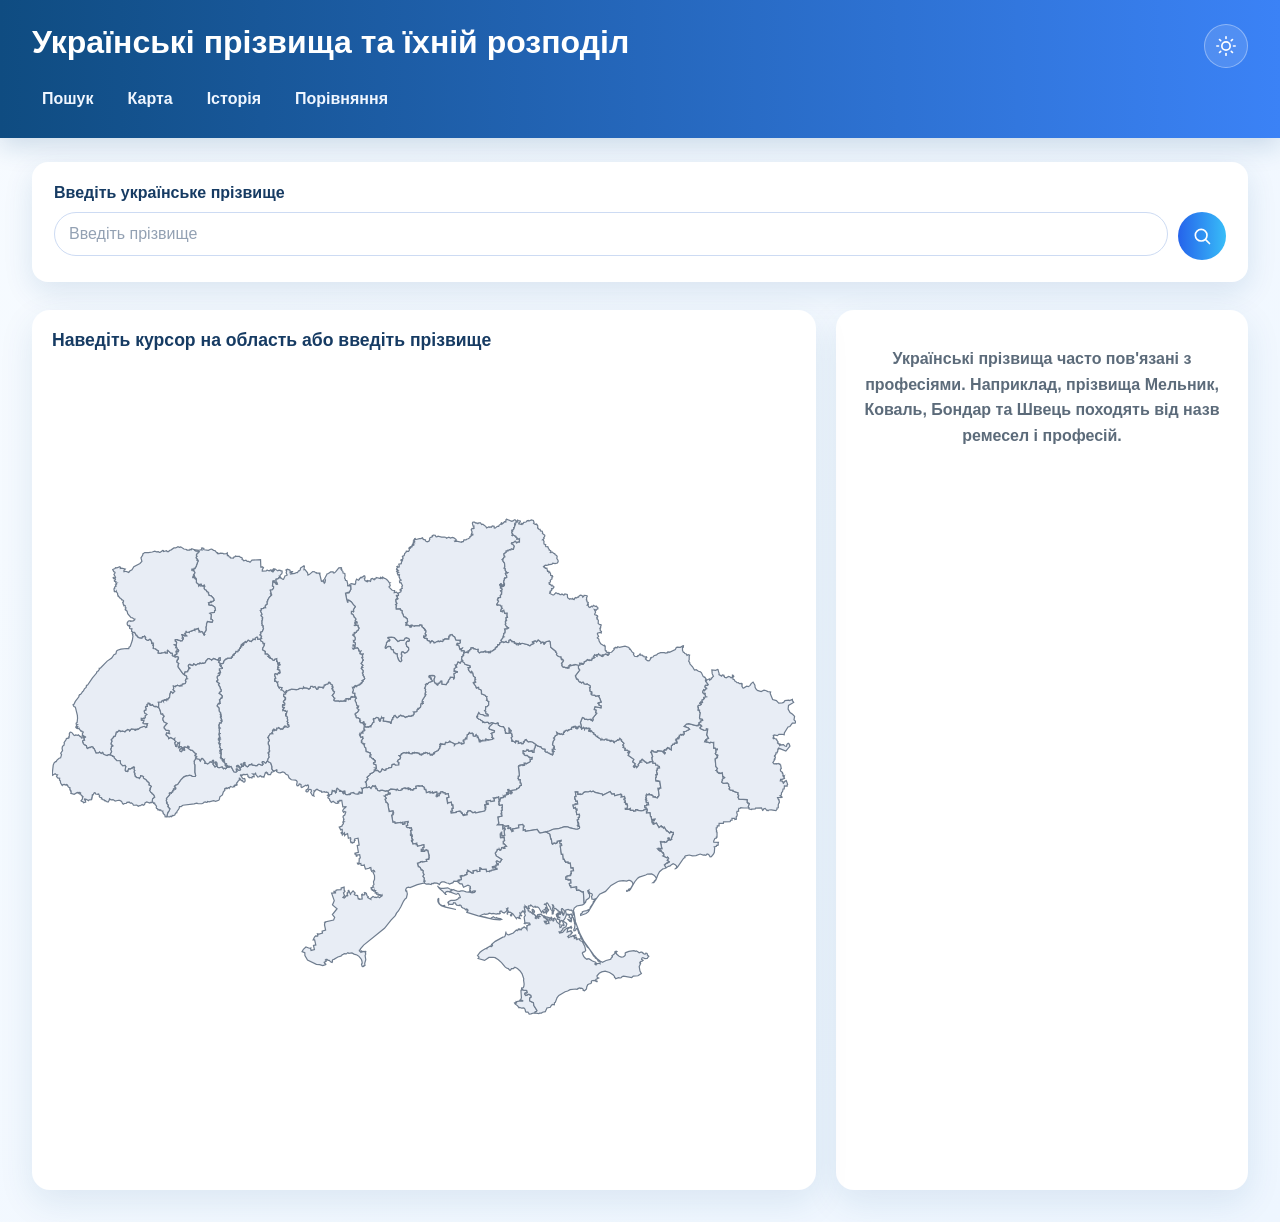
<file: index.html>
﻿<!DOCTYPE html>
<html lang="uk">
<head>
    <meta charset="UTF-8">
    <meta name="viewport" content="width=device-width, initial-scale=1.0">
    <title>Українські прізвища</title>
    <link rel="stylesheet" href="style.css">
    <script>
        (function () {
            var stored = localStorage.getItem("site-theme");
            var theme = stored || (window.matchMedia("(prefers-color-scheme: dark)").matches ? "dark" : "light");
            document.documentElement.setAttribute("data-theme", theme);
        })();
    </script>
</head>
<body>
    <header>
        <div class="header-bar">
            <h1>Українські прізвища та їхній розподіл</h1>
            <button id="themeToggle" class="theme-toggle" type="button" aria-label="Перемкнути тему оформлення">
                <svg class="icon-sun" viewBox="0 0 24 24" width="20" height="20" fill="none" stroke="currentColor" stroke-width="2" stroke-linecap="round" stroke-linejoin="round">
                    <circle cx="12" cy="12" r="5"></circle>
                    <line x1="12" y1="1" x2="12" y2="3"></line>
                    <line x1="12" y1="21" x2="12" y2="23"></line>
                    <line x1="4.22" y1="4.22" x2="5.64" y2="5.64"></line>
                    <line x1="18.36" y1="18.36" x2="19.78" y2="19.78"></line>
                    <line x1="1" y1="12" x2="3" y2="12"></line>
                    <line x1="21" y1="12" x2="23" y2="12"></line>
                    <line x1="4.22" y1="19.78" x2="5.64" y2="18.36"></line>
                    <line x1="18.36" y1="5.64" x2="19.78" y2="4.22"></line>
                </svg>
                <svg class="icon-moon" viewBox="0 0 24 24" width="20" height="20" fill="none" stroke="currentColor" stroke-width="2" stroke-linecap="round" stroke-linejoin="round">
                    <path d="M21 12.79A9 9 0 1 1 11.21 3 7 7 0 0 0 21 12.79z"></path>
                </svg>
            </button>
        </div>
        <nav>
            <a href="search.html">Пошук</a>
            <a href="#map">Карта</a>
            <a href="history.html">Історія</a>
            <a href="compare.html">Порівняння</a>
        </nav>
    </header>

    <section class="search-section" id="search">
        <div class="search-card">
            <label class="search-label" for="surnameInput">Введіть українське прізвище</label>
            <div class="search-controls">
                <div class="search-input-wrap">
                    <input id="surnameInput" type="text" placeholder="Введіть прізвище" autocomplete="off">
                    <ul id="suggestions" class="suggestions-list" role="listbox" hidden></ul>
                </div>
                <button id="searchBtn" type="button" aria-label="Пошук">
                    <svg viewBox="0 0 24 24" width="20" height="20" fill="none" stroke="currentColor" stroke-width="2" stroke-linecap="round" stroke-linejoin="round">
                        <circle cx="11" cy="11" r="7"></circle>
                        <line x1="21" y1="21" x2="16.65" y2="16.65"></line>
                    </svg>
                </button>
            </div>
        </div>
    </section>

    <section class="content">
        <div class="map-block" id="map">
            <h2 id="region-name">Наведіть курсор на область або введіть прізвище</h2>
            <div class="map-wrap">
                <object id="ukraineMap" type="image/svg+xml" data="images/ukraine.svg" aria-label="Карта України"></object>
            </div>
        </div>

        <aside class="info-block" id="info">
            <div id="infoContent">
                <p class="info-placeholder"></p>
            </div>
        </aside>
    </section>

    <script src="data/surnames-data.js"></script>
    <script src="script.js"></script>
</body>
</html>
</file>
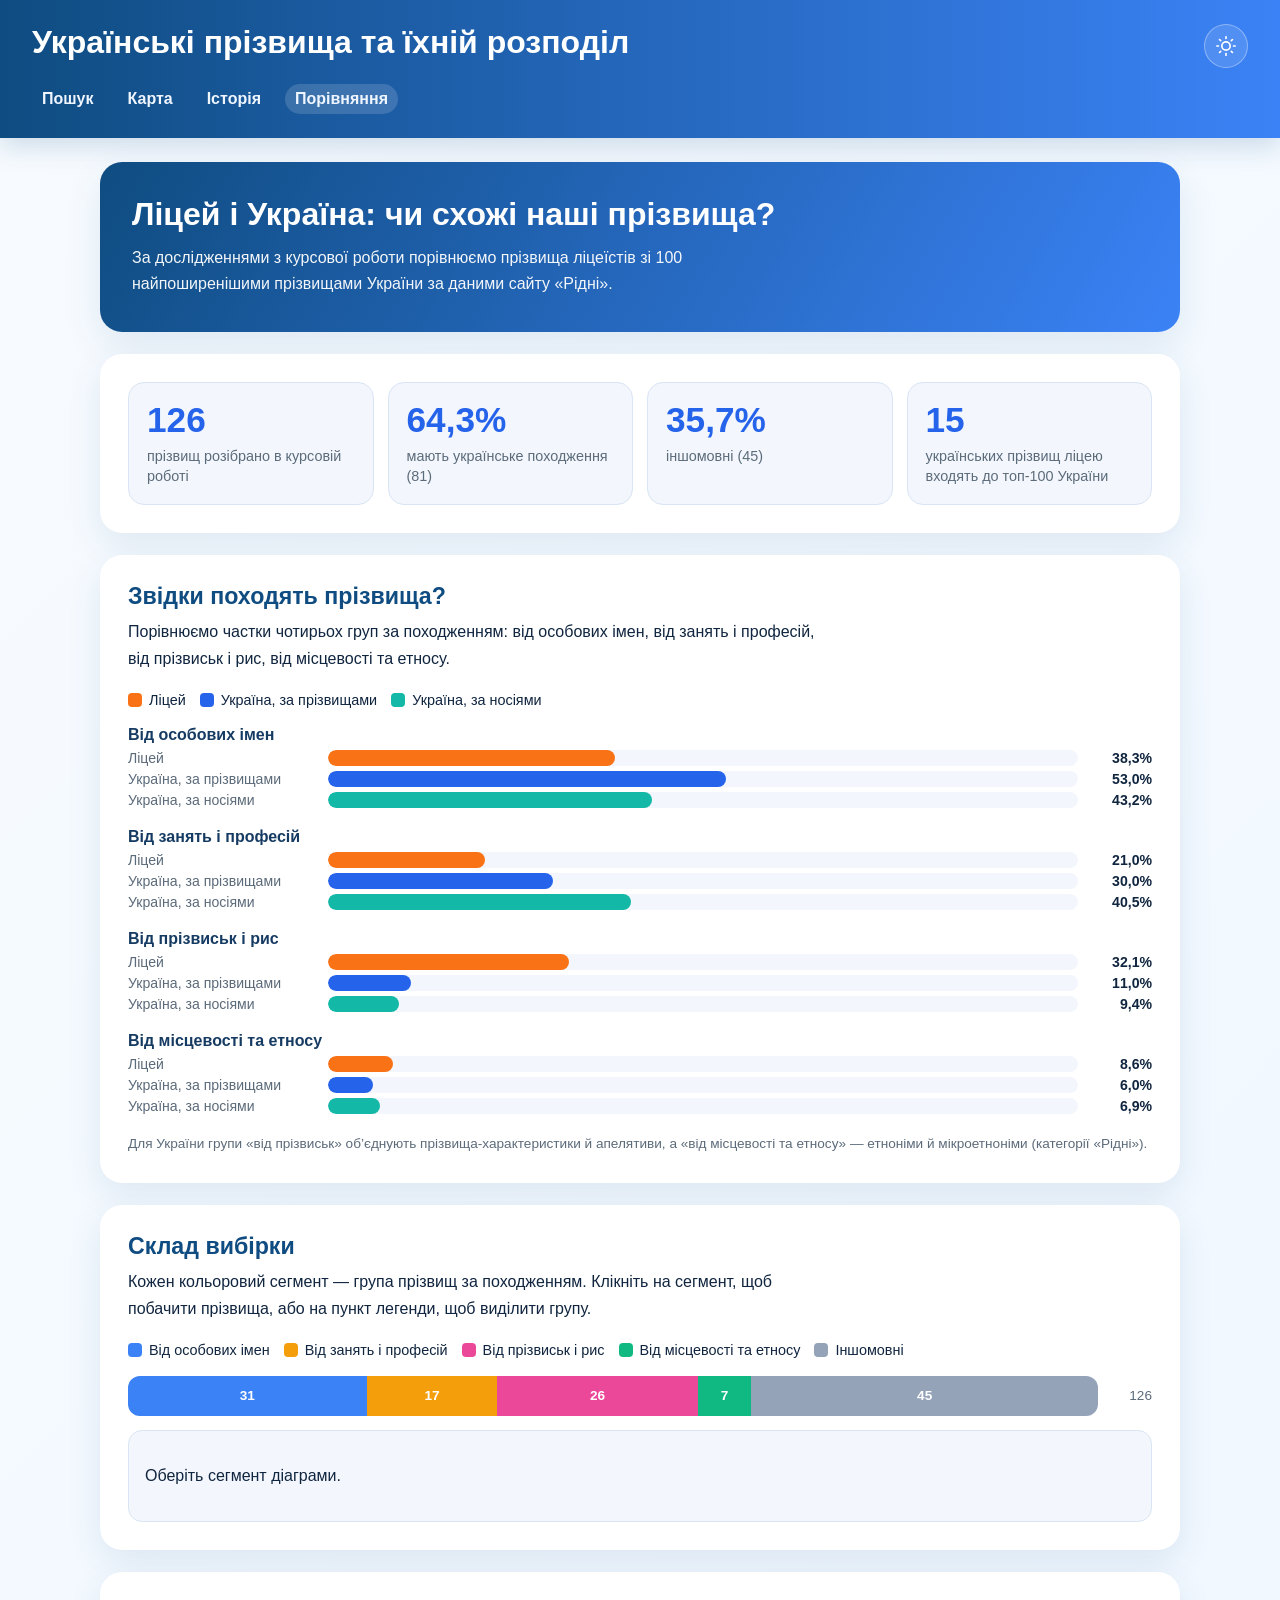
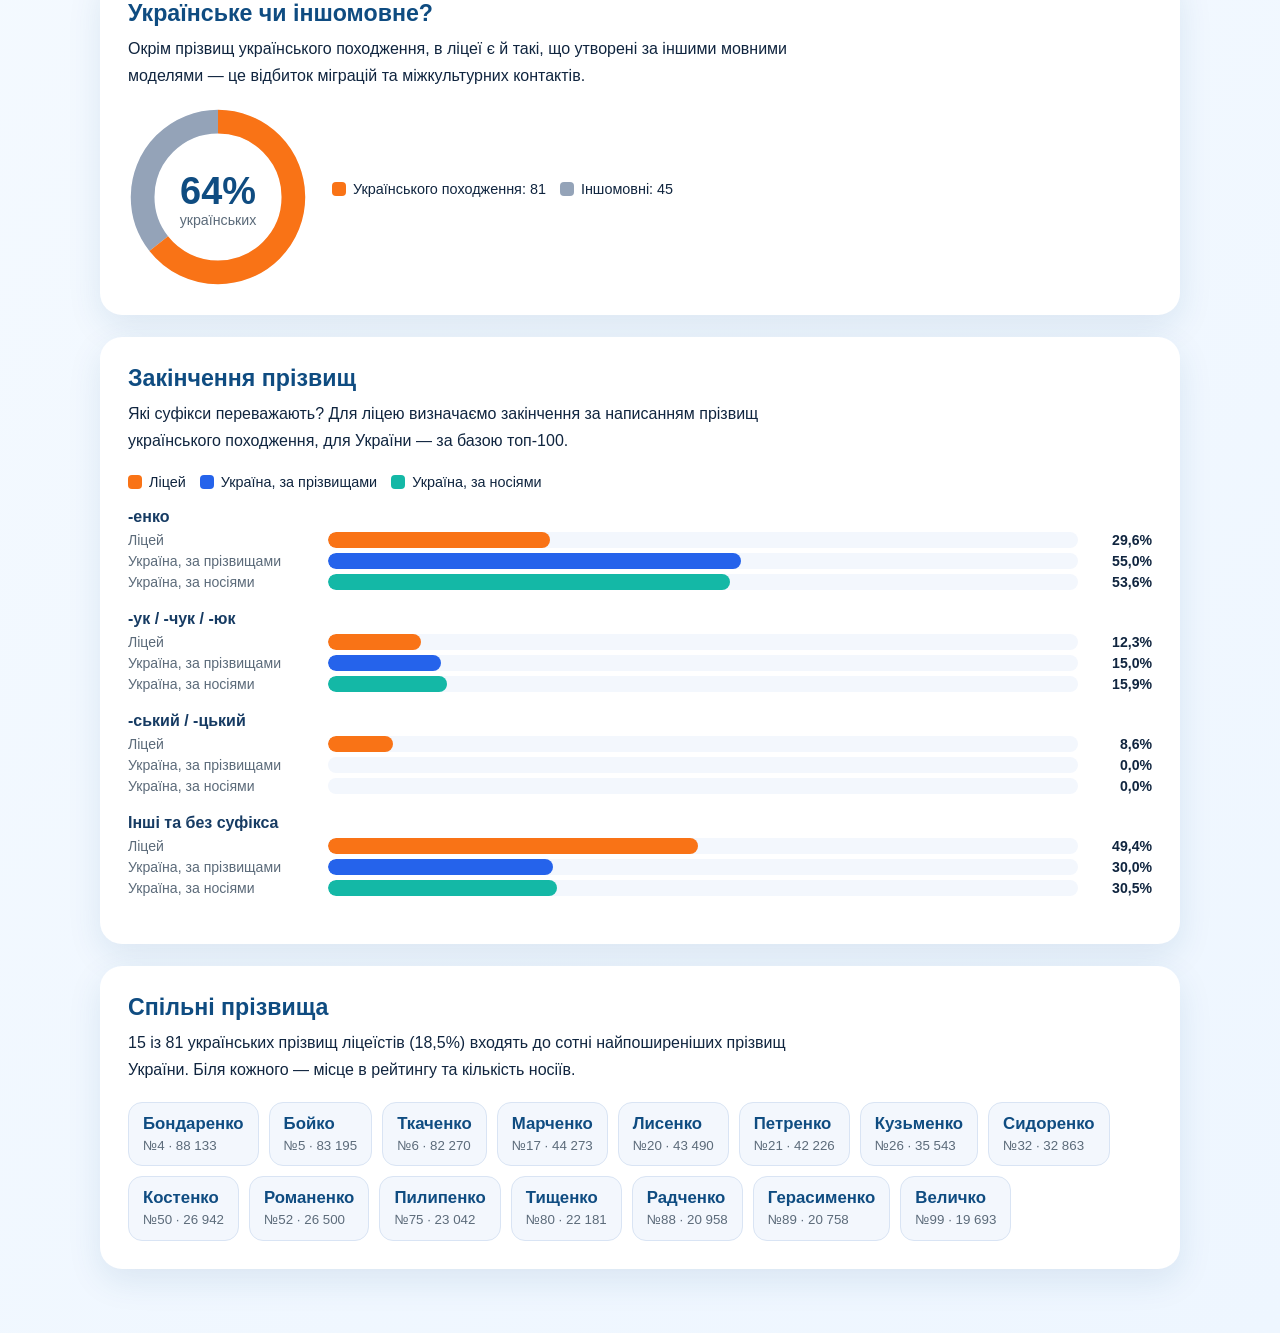
<file: compare.html>
<!DOCTYPE html>
<html lang="uk">
<head>
    <meta charset="UTF-8">
    <meta name="viewport" content="width=device-width, initial-scale=1.0">
    <title>Порівняння — Українські прізвища</title>
    <link rel="stylesheet" href="style.css">
    <link rel="stylesheet" href="story.css">
    <script>
        (function () {
            var stored = localStorage.getItem("site-theme");
            var theme = stored || (window.matchMedia("(prefers-color-scheme: dark)").matches ? "dark" : "light");
            document.documentElement.setAttribute("data-theme", theme);
        })();
    </script>
</head>
<body>
    <header>
        <div class="header-bar">
            <h1>Українські прізвища та їхній розподіл</h1>
            <button id="themeToggle" class="theme-toggle" type="button" aria-label="Перемкнути тему оформлення">
                <svg class="icon-sun" viewBox="0 0 24 24" width="20" height="20" fill="none" stroke="currentColor" stroke-width="2" stroke-linecap="round" stroke-linejoin="round">
                    <circle cx="12" cy="12" r="5"></circle>
                    <line x1="12" y1="1" x2="12" y2="3"></line>
                    <line x1="12" y1="21" x2="12" y2="23"></line>
                    <line x1="4.22" y1="4.22" x2="5.64" y2="5.64"></line>
                    <line x1="18.36" y1="18.36" x2="19.78" y2="19.78"></line>
                    <line x1="1" y1="12" x2="3" y2="12"></line>
                    <line x1="21" y1="12" x2="23" y2="12"></line>
                    <line x1="4.22" y1="19.78" x2="5.64" y2="18.36"></line>
                    <line x1="18.36" y1="5.64" x2="19.78" y2="4.22"></line>
                </svg>
                <svg class="icon-moon" viewBox="0 0 24 24" width="20" height="20" fill="none" stroke="currentColor" stroke-width="2" stroke-linecap="round" stroke-linejoin="round">
                    <path d="M21 12.79A9 9 0 1 1 11.21 3 7 7 0 0 0 21 12.79z"></path>
                </svg>
            </button>
        </div>
        <nav>
            <a href="search.html">Пошук</a>
            <a href="index.html#map">Карта</a>
            <a href="history.html">Історія</a>
            <a href="compare.html" class="active">Порівняння</a>
        </nav>
    </header>

    <main class="story-wrap" id="compareRoot">
        <section class="story-hero">
            <h2>Ліцей і Україна: чи схожі наші прізвища?</h2>
            <p>За дослідженнями з курсової роботи порівнюємо прізвища ліцеїстів зі 100 найпоширенішими прізвищами України за даними сайту «Рідні».</p>
        </section>

        <section class="story-block reveal">
            <div class="kpi-grid chart" id="kpis"></div>
        </section>

        <section class="story-block reveal">
            <div class="block-head"><h2>Звідки походять прізвища?</h2></div>
            <p class="block-lead">Порівнюємо частки чотирьох груп за походженням: від особових імен, від занять і професій, від прізвиськ і рис, від місцевості та етносу.</p>
            <div class="legend" id="catLegend"></div>
            <div class="chart" id="catChart"></div>
            <p class="small-note">Для України групи «від прізвиськ» об’єднують прізвища-характеристики й апелятиви, а «від місцевості та етносу» — етноніми й мікроетноніми (категорії «Рідні»).</p>
        </section>

        <section class="story-block reveal">
            <div class="block-head"><h2>Склад вибірки</h2></div>
            <p class="block-lead">Кожен кольоровий сегмент — група прізвищ за походженням. Клікніть на сегмент, щоб побачити прізвища, або на пункт легенди, щоб виділити групу.</p>
            <div class="legend" id="stackLegend"></div>
            <div class="chart" id="stackChart"></div>
            <div class="names-panel" id="namesPanel"><p>Оберіть сегмент діаграми.</p></div>
        </section>

        <section class="story-block reveal">
            <div class="block-head"><h2>Українське чи іншомовне?</h2></div>
            <p class="block-lead">Окрім прізвищ українського походження, в ліцеї є й такі, що утворені за іншими мовними моделями — це відбиток міграцій та міжкультурних контактів.</p>
            <div class="donut-wrap chart" id="donutWrap"></div>
        </section>

        <section class="story-block reveal">
            <div class="block-head"><h2>Закінчення прізвищ</h2></div>
            <p class="block-lead">Які суфікси переважають? Для ліцею визначаємо закінчення за написанням прізвищ українського походження, для України — за базою топ-100.</p>
            <div class="legend" id="sufLegend"></div>
            <div class="chart" id="sufChart"></div>
        </section>

        <section class="story-block reveal">
            <div class="block-head"><h2>Спільні прізвища</h2></div>
            <p class="block-lead" id="matchLead"></p>
            <div class="match-cloud" id="matchCloud"></div>
        </section>
    </main>

    <script src="data/surnames-data.js"></script>
    <script src="data/lyceum-data.js"></script>
    <script src="theme.js"></script>
    <script src="compare.js"></script>
</body>
</html>
</file>
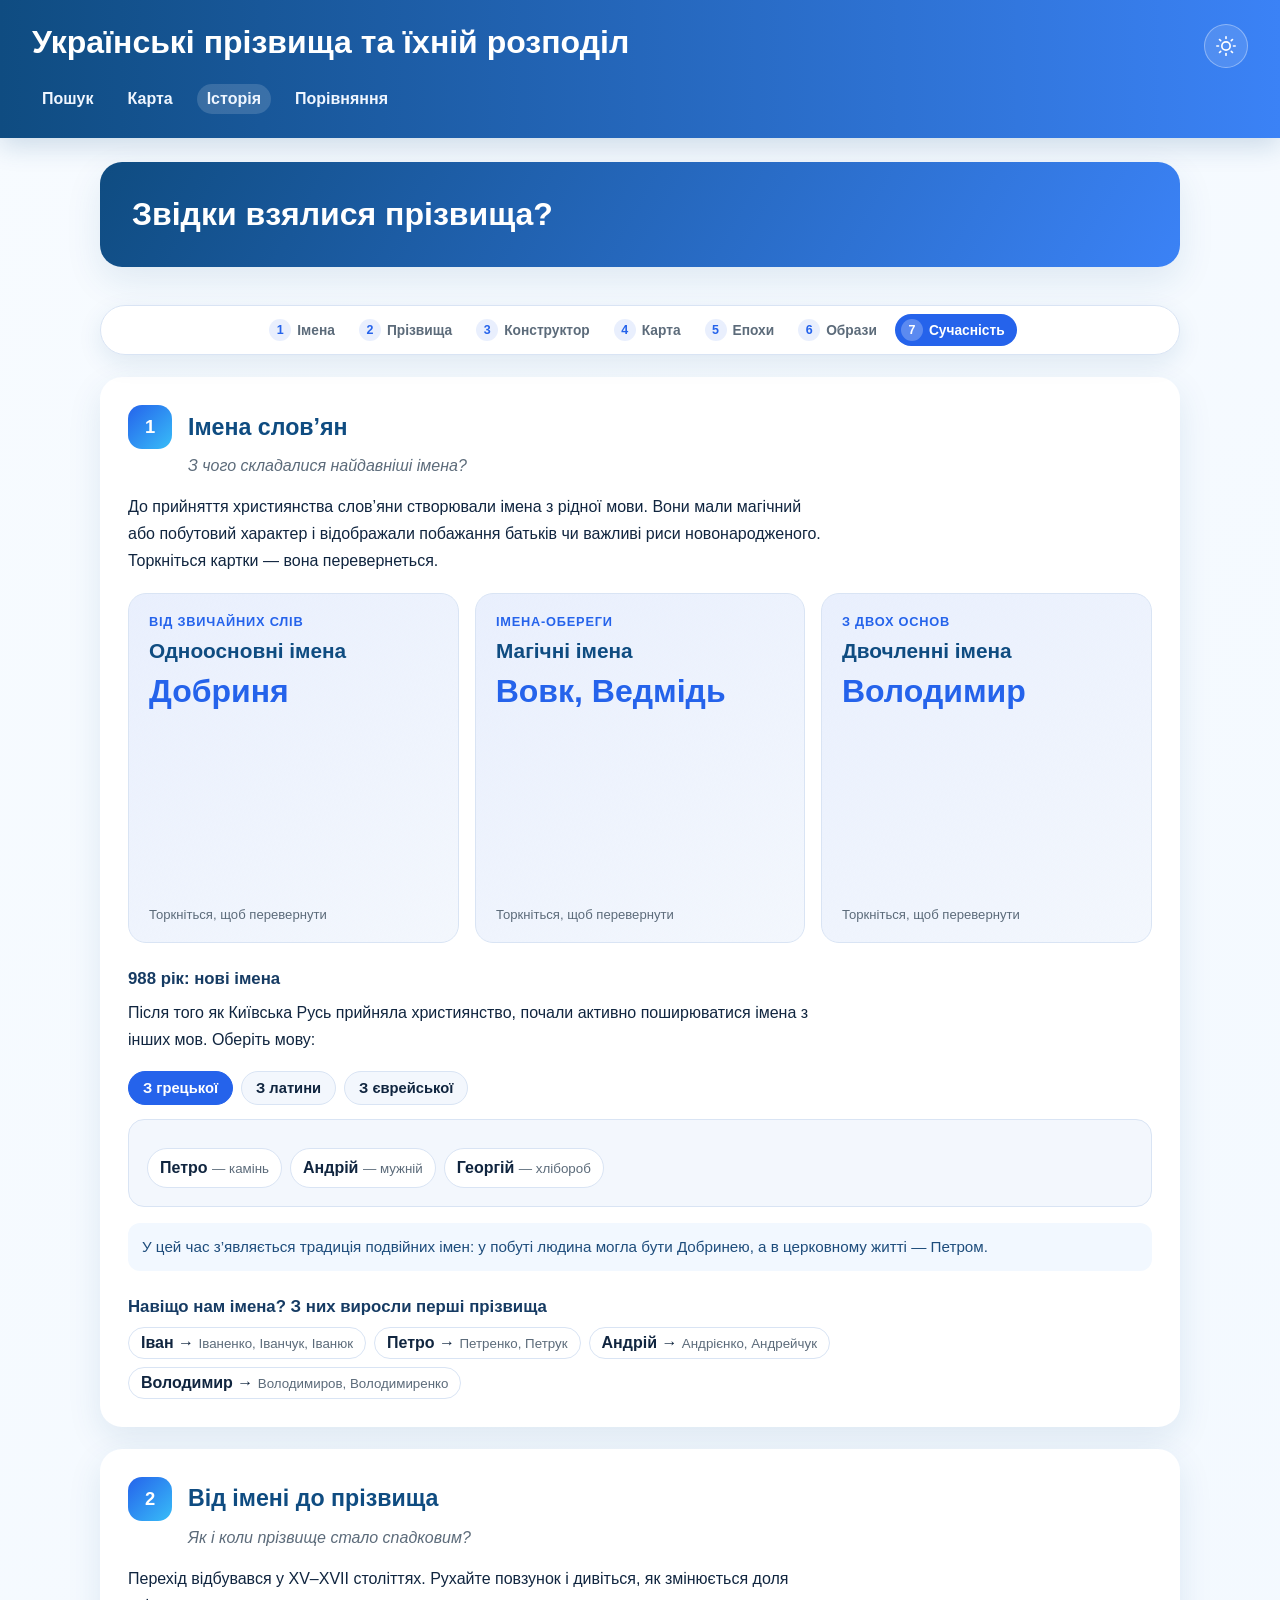
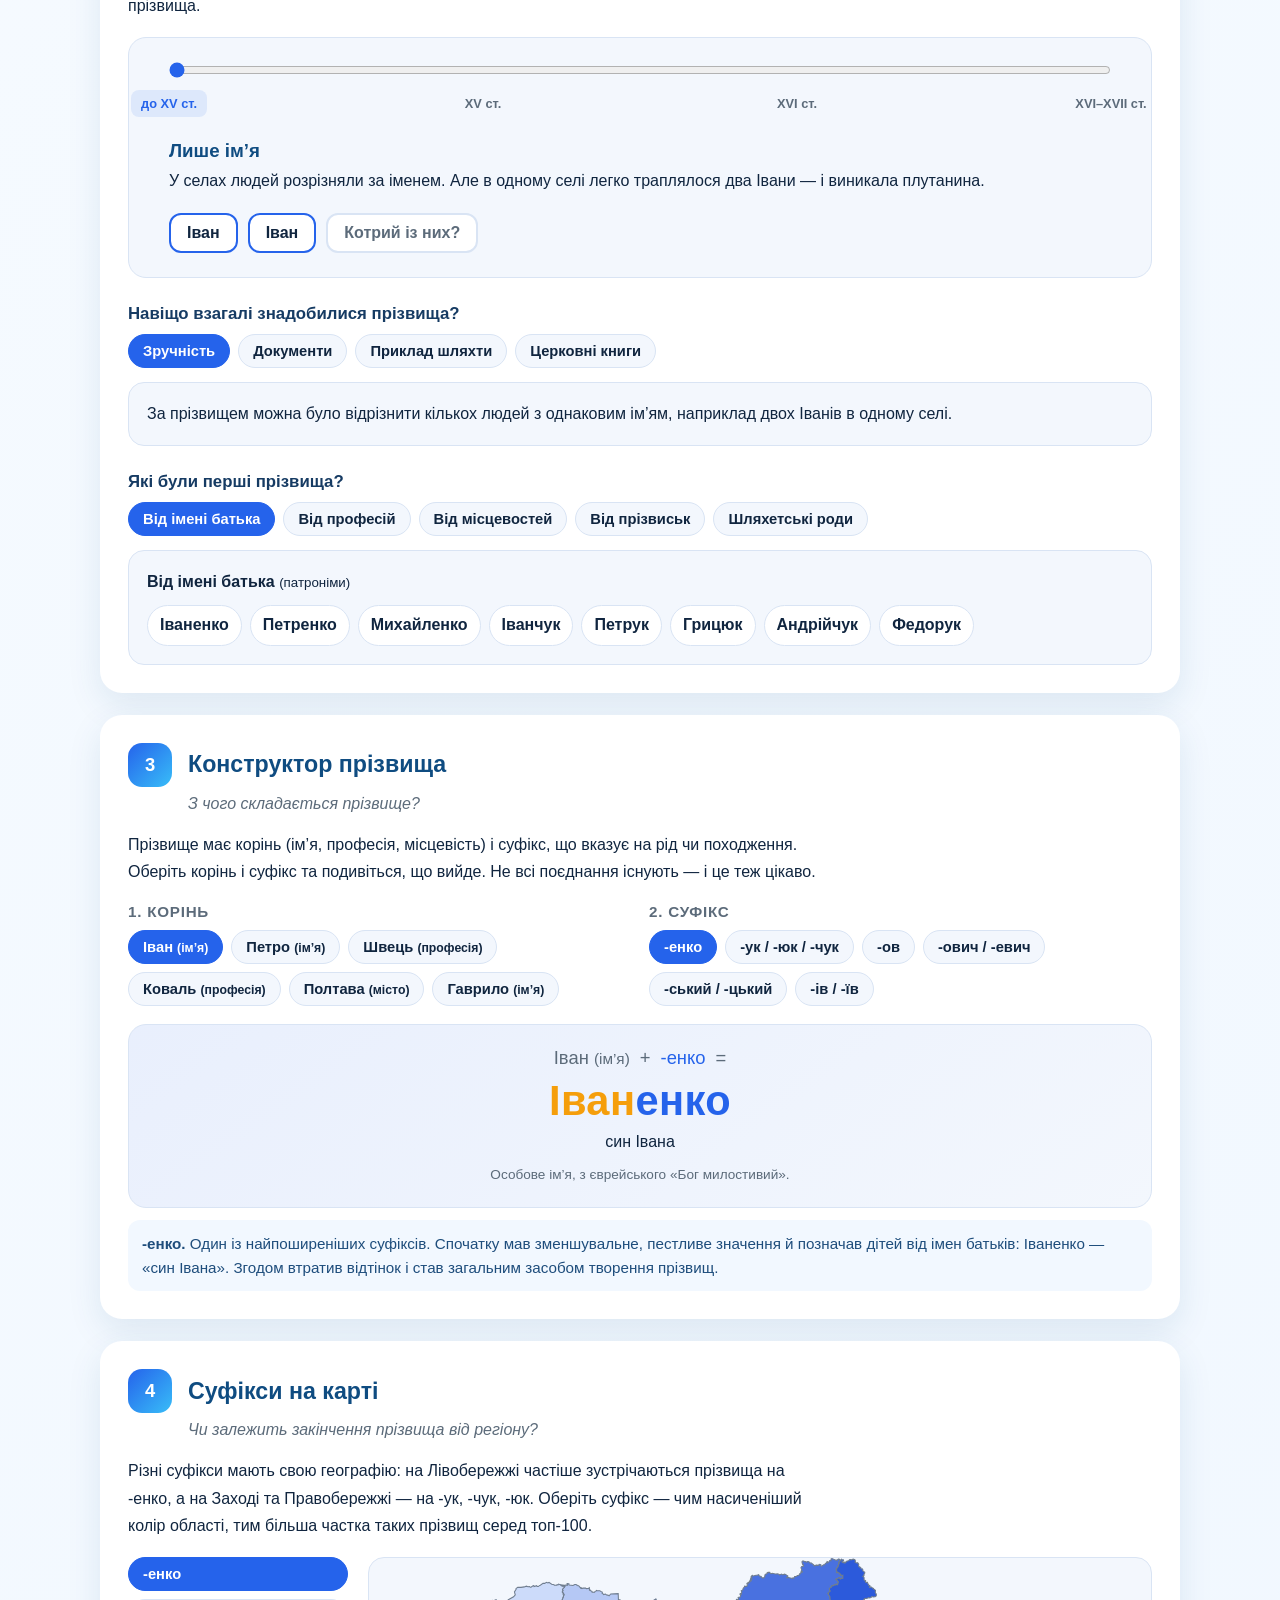
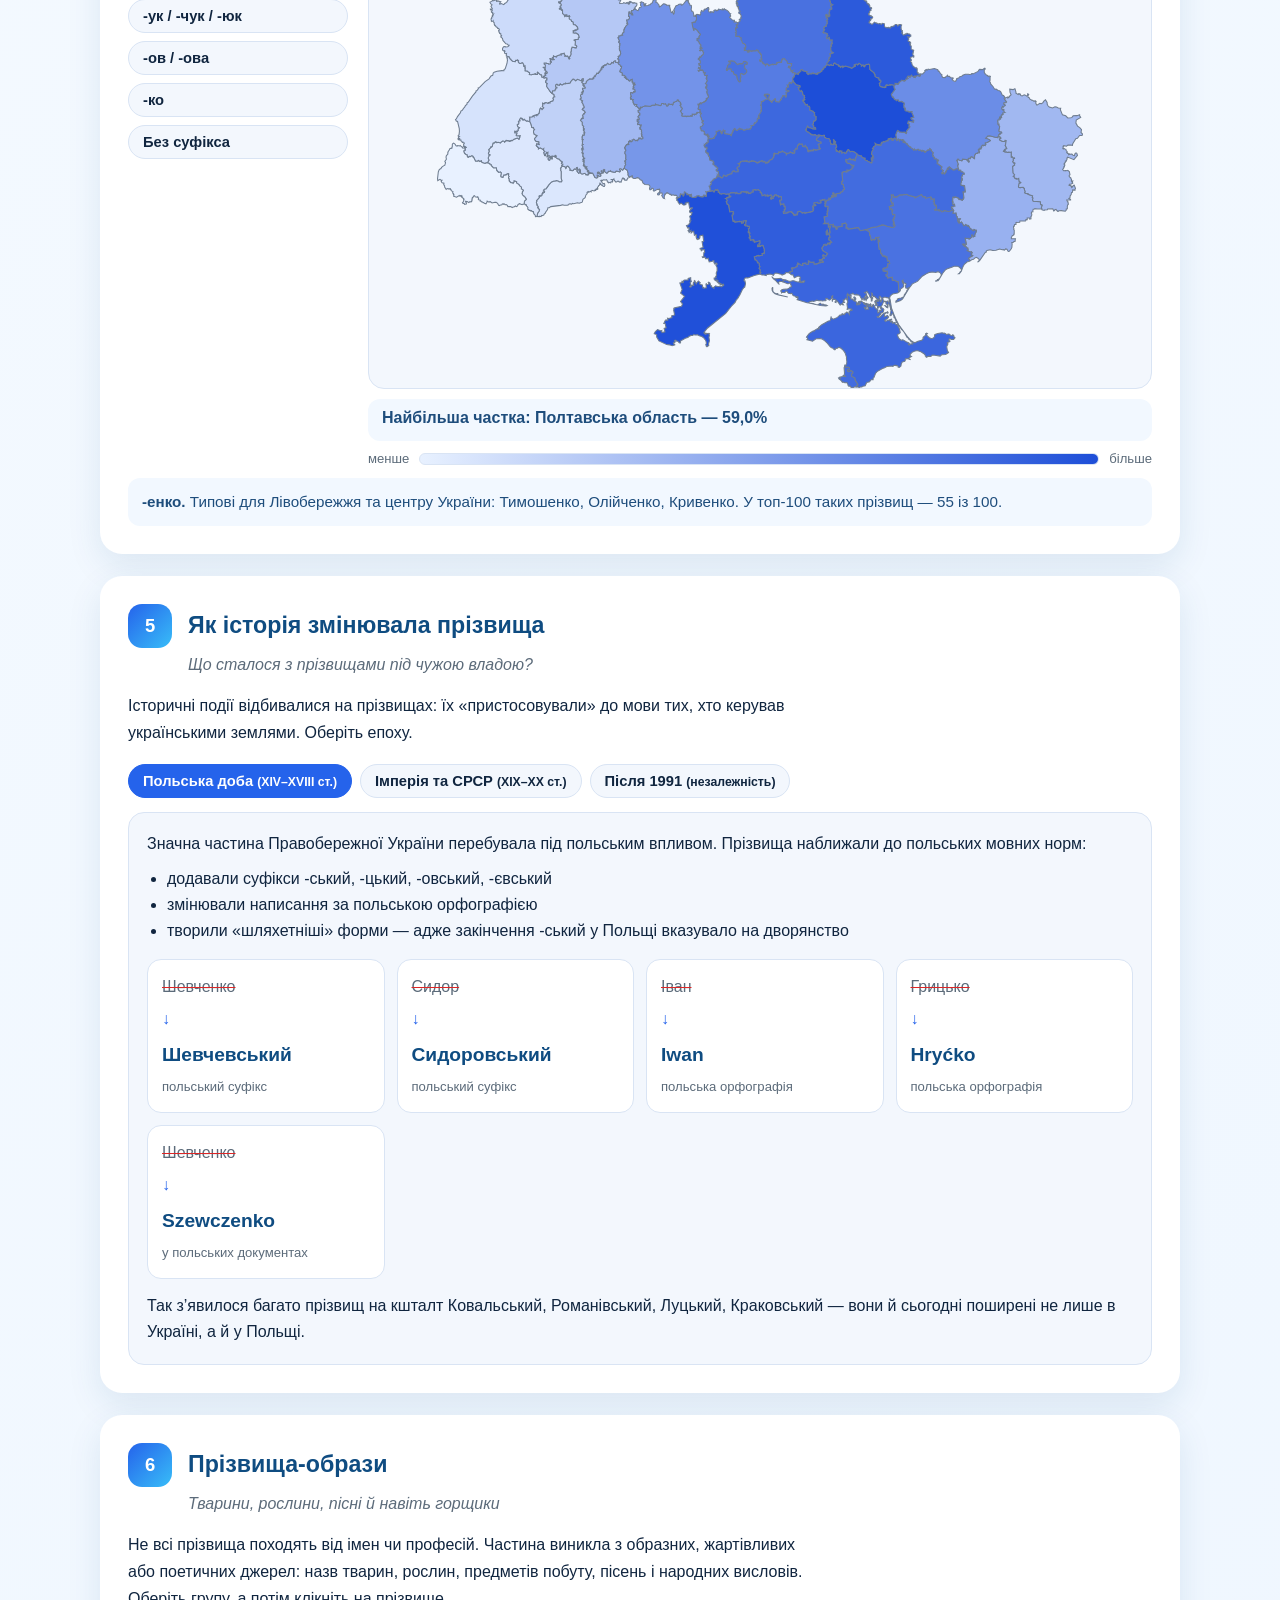
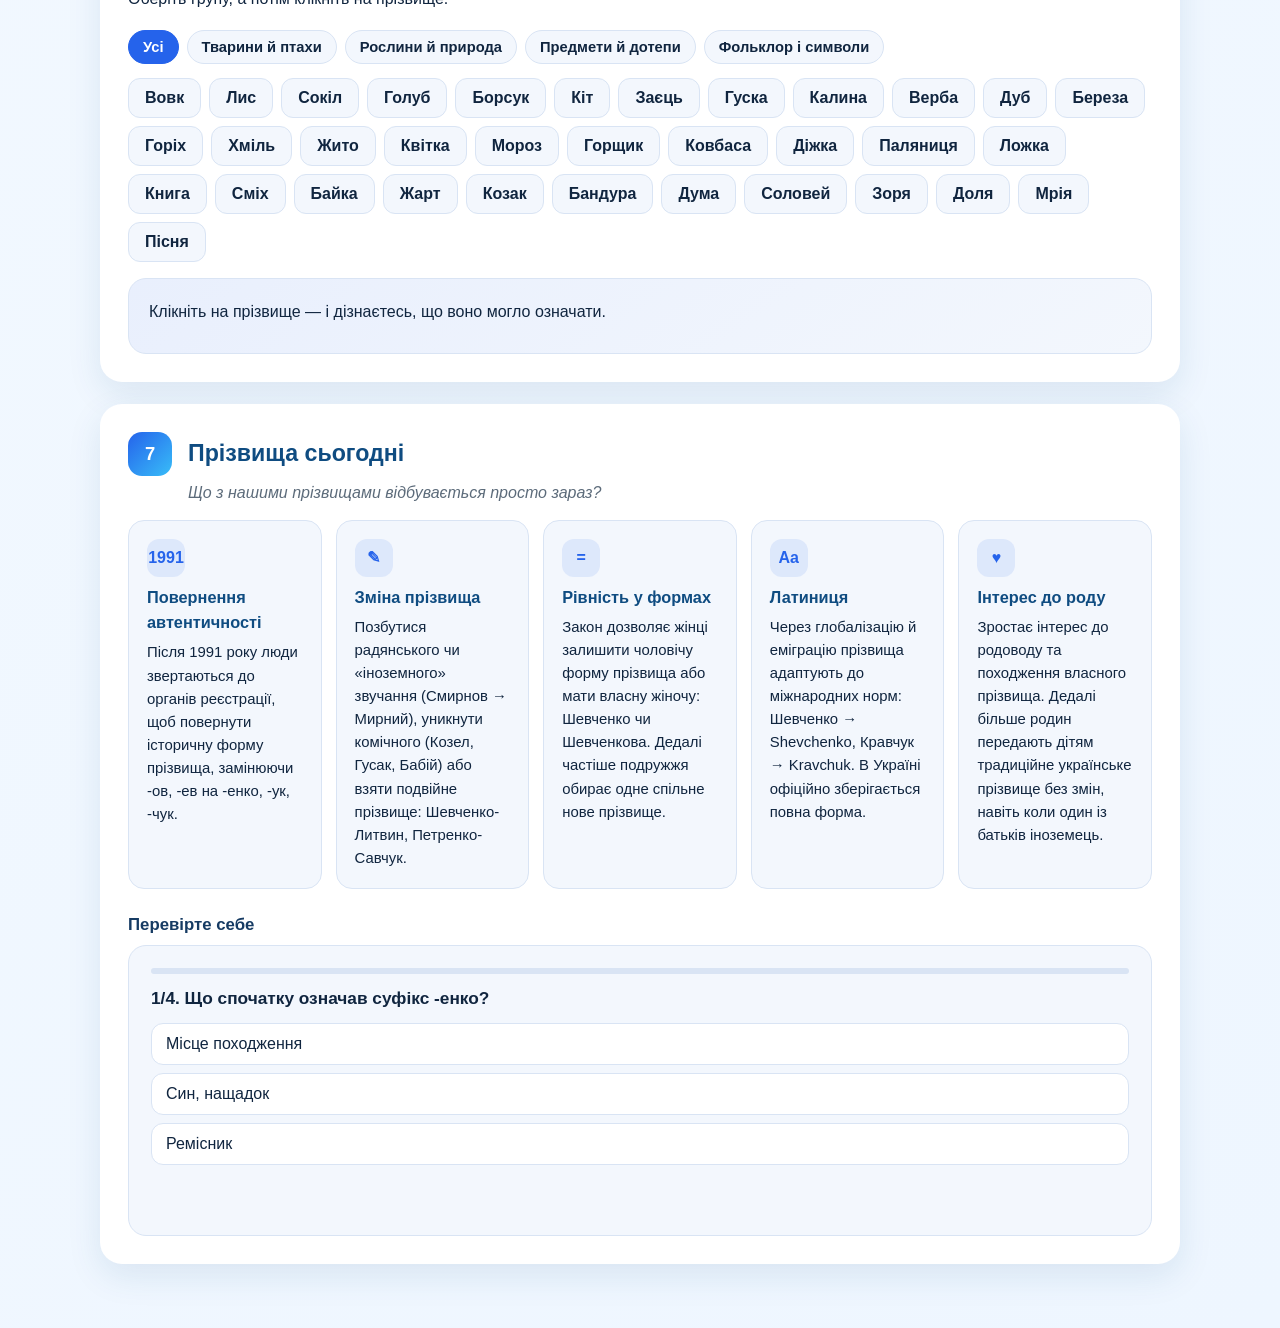
<file: history.html>
<!DOCTYPE html>
<html lang="uk">
<head>
    <meta charset="UTF-8">
    <meta name="viewport" content="width=device-width, initial-scale=1.0">
    <title>Історія — Українські прізвища</title>
    <link rel="stylesheet" href="style.css">
    <link rel="stylesheet" href="story.css">
    <script>
        (function () {
            var stored = localStorage.getItem("site-theme");
            var theme = stored || (window.matchMedia("(prefers-color-scheme: dark)").matches ? "dark" : "light");
            document.documentElement.setAttribute("data-theme", theme);
        })();
    </script>
</head>
<body>
    <header>
        <div class="header-bar">
            <h1>Українські прізвища та їхній розподіл</h1>
            <button id="themeToggle" class="theme-toggle" type="button" aria-label="Перемкнути тему оформлення">
                <svg class="icon-sun" viewBox="0 0 24 24" width="20" height="20" fill="none" stroke="currentColor" stroke-width="2" stroke-linecap="round" stroke-linejoin="round">
                    <circle cx="12" cy="12" r="5"></circle>
                    <line x1="12" y1="1" x2="12" y2="3"></line>
                    <line x1="12" y1="21" x2="12" y2="23"></line>
                    <line x1="4.22" y1="4.22" x2="5.64" y2="5.64"></line>
                    <line x1="18.36" y1="18.36" x2="19.78" y2="19.78"></line>
                    <line x1="1" y1="12" x2="3" y2="12"></line>
                    <line x1="21" y1="12" x2="23" y2="12"></line>
                    <line x1="4.22" y1="19.78" x2="5.64" y2="18.36"></line>
                    <line x1="18.36" y1="5.64" x2="19.78" y2="4.22"></line>
                </svg>
                <svg class="icon-moon" viewBox="0 0 24 24" width="20" height="20" fill="none" stroke="currentColor" stroke-width="2" stroke-linecap="round" stroke-linejoin="round">
                    <path d="M21 12.79A9 9 0 1 1 11.21 3 7 7 0 0 0 21 12.79z"></path>
                </svg>
            </button>
        </div>
        <nav>
            <a href="search.html">Пошук</a>
            <a href="index.html#map">Карта</a>
            <a href="history.html" class="active">Історія</a>
            <a href="compare.html">Порівняння</a>
        </nav>
    </header>

    <main class="story-wrap">
        <section class="story-hero">
            <h2>Звідки взялися прізвища?</h2>
        </section>

        <nav class="step-nav" id="stepNav" aria-label="Блоки сторінки">
            <a href="#b1" data-step="b1"><b>1</b><span>Імена</span></a>
            <a href="#b2" data-step="b2"><b>2</b><span>Прізвища</span></a>
            <a href="#b3" data-step="b3"><b>3</b><span>Конструктор</span></a>
            <a href="#b4" data-step="b4"><b>4</b><span>Карта</span></a>
            <a href="#b5" data-step="b5"><b>5</b><span>Епохи</span></a>
            <a href="#b6" data-step="b6"><b>6</b><span>Образи</span></a>
            <a href="#b7" data-step="b7"><b>7</b><span>Сучасність</span></a>
        </nav>

        <!-- 1 -->
        <article class="story-block reveal" id="b1">
            <div class="block-head"><span class="block-num">1</span><h2>Імена слов’ян</h2></div>
            <p class="block-kicker">З чого складалися найдавніші імена?</p>
            <p class="block-lead">До прийняття християнства слов’яни створювали імена з рідної мови. Вони мали магічний або побутовий характер і відображали побажання батьків чи важливі риси новонародженого. Торкніться картки — вона перевернеться.</p>
            <div class="flip-grid" id="nameCards"></div>

            <h3 class="subhead">988 рік: нові імена</h3>
            <p class="block-lead">Після того як Київська Русь прийняла християнство, почали активно поширюватися імена з інших мов. Оберіть мову:</p>
            <div id="christianTabs"></div>
            <p class="note">У цей час з’являється традиція подвійних імен: у побуті людина могла бути Добринею, а в церковному житті — Петром.</p>

            <h3 class="subhead">Навіщо нам імена? З них виросли перші прізвища</h3>
            <div class="pill-list" id="nameToSurname"></div>
        </article>

        <!-- 2 -->
        <article class="story-block reveal" id="b2">
            <div class="block-head"><span class="block-num">2</span><h2>Від імені до прізвища</h2></div>
            <p class="block-kicker">Як і коли прізвище стало спадковим?</p>
            <p class="block-lead">Перехід відбувався у XV–XVII століттях. Рухайте повзунок і дивіться, як змінюється доля прізвища.</p>
            <div class="timeline">
                <input type="range" id="stageRange" min="0" max="3" step="1" value="0" aria-label="Етап формування прізвищ">
                <div class="timeline-ticks" id="stageTicks"></div>
                <div class="stage" id="stageBody"></div>
            </div>

            <h3 class="subhead">Навіщо взагалі знадобилися прізвища?</h3>
            <div id="reasonTabs"></div>

            <h3 class="subhead">Які були перші прізвища?</h3>
            <div id="firstTabs"></div>
        </article>

        <!-- 3 -->
        <article class="story-block reveal" id="b3">
            <div class="block-head"><span class="block-num">3</span><h2>Конструктор прізвища</h2></div>
            <p class="block-kicker">З чого складається прізвище?</p>
            <p class="block-lead">Прізвище має корінь (ім’я, професія, місцевість) і суфікс, що вказує на рід чи походження. Оберіть корінь і суфікс та подивіться, що вийде. Не всі поєднання існують — і це теж цікаво.</p>
            <div class="builder">
                <div class="builder-col">
                    <h3>1. Корінь</h3>
                    <div class="chips" id="rootChips"></div>
                </div>
                <div class="builder-col">
                    <h3>2. Суфікс</h3>
                    <div class="chips" id="suffixChips"></div>
                </div>
            </div>
            <div class="formula" id="formula" aria-live="polite"></div>
            <div class="suffix-info" id="suffixInfo"></div>
        </article>

        <!-- 4 -->
        <article class="story-block reveal" id="b4">
            <div class="block-head"><span class="block-num">4</span><h2>Суфікси на карті</h2></div>
            <p class="block-kicker">Чи залежить закінчення прізвища від регіону?</p>
            <p class="block-lead">Різні суфікси мають свою географію: на Лівобережжі частіше зустрічаються прізвища на -енко, а на Заході та Правобережжі — на -ук, -чук, -юк. Оберіть суфікс — чим насиченіший колір області, тим більша частка таких прізвищ серед топ-100.</p>
            <div class="map-layout">
                <div class="map-controls" id="mapChips"></div>
                <div class="map-stage">
                    <div class="suffix-map">
                        <object id="suffixMap" type="image/svg+xml" data="images/ukraine.svg" aria-label="Карта України із частками суфіксів"></object>
                    </div>
                    <div class="map-readout" id="mapReadout">Наведіть курсор на область</div>
                    <div class="map-legend"><span>менше</span><div class="legend-bar" id="legendBar"></div><span>більше</span></div>
                </div>
            </div>
            <div class="suffix-info" id="mapSuffixInfo"></div>
        </article>

        <!-- 5 -->
        <article class="story-block reveal" id="b5">
            <div class="block-head"><span class="block-num">5</span><h2>Як історія змінювала прізвища</h2></div>
            <p class="block-kicker">Що сталося з прізвищами під чужою владою?</p>
            <p class="block-lead">Історичні події відбивалися на прізвищах: їх «пристосовували» до мови тих, хто керував українськими землями. Оберіть епоху.</p>
            <div id="epochTabs"></div>
        </article>

        <!-- 6 -->
        <article class="story-block reveal" id="b6">
            <div class="block-head"><span class="block-num">6</span><h2>Прізвища-образи</h2></div>
            <p class="block-kicker">Тварини, рослини, пісні й навіть горщики</p>
            <p class="block-lead">Не всі прізвища походять від імен чи професій. Частина виникла з образних, жартівливих або поетичних джерел: назв тварин, рослин, предметів побуту, пісень і народних висловів. Оберіть групу, а потім клікніть на прізвище.</p>
            <div class="chips" id="tileCats"></div>
            <div class="tile-grid" id="tileGrid"></div>
            <div class="tile-detail" id="tileDetail" aria-live="polite"></div>
        </article>

        <!-- 7 -->
        <article class="story-block reveal" id="b7">
            <div class="block-head"><span class="block-num">7</span><h2>Прізвища сьогодні</h2></div>
            <p class="block-kicker">Що з нашими прізвищами відбувається просто зараз?</p>
            <div class="modern-grid" id="modernGrid"></div>

            <h3 class="subhead">Перевірте себе</h3>
            <div class="quiz" id="quiz"></div>
        </article>
    </main>

    <script src="data/surnames-data.js"></script>
    <script src="data/region-names.js"></script>
    <script src="theme.js"></script>
    <script src="history.js"></script>
</body>
</html>
</file>
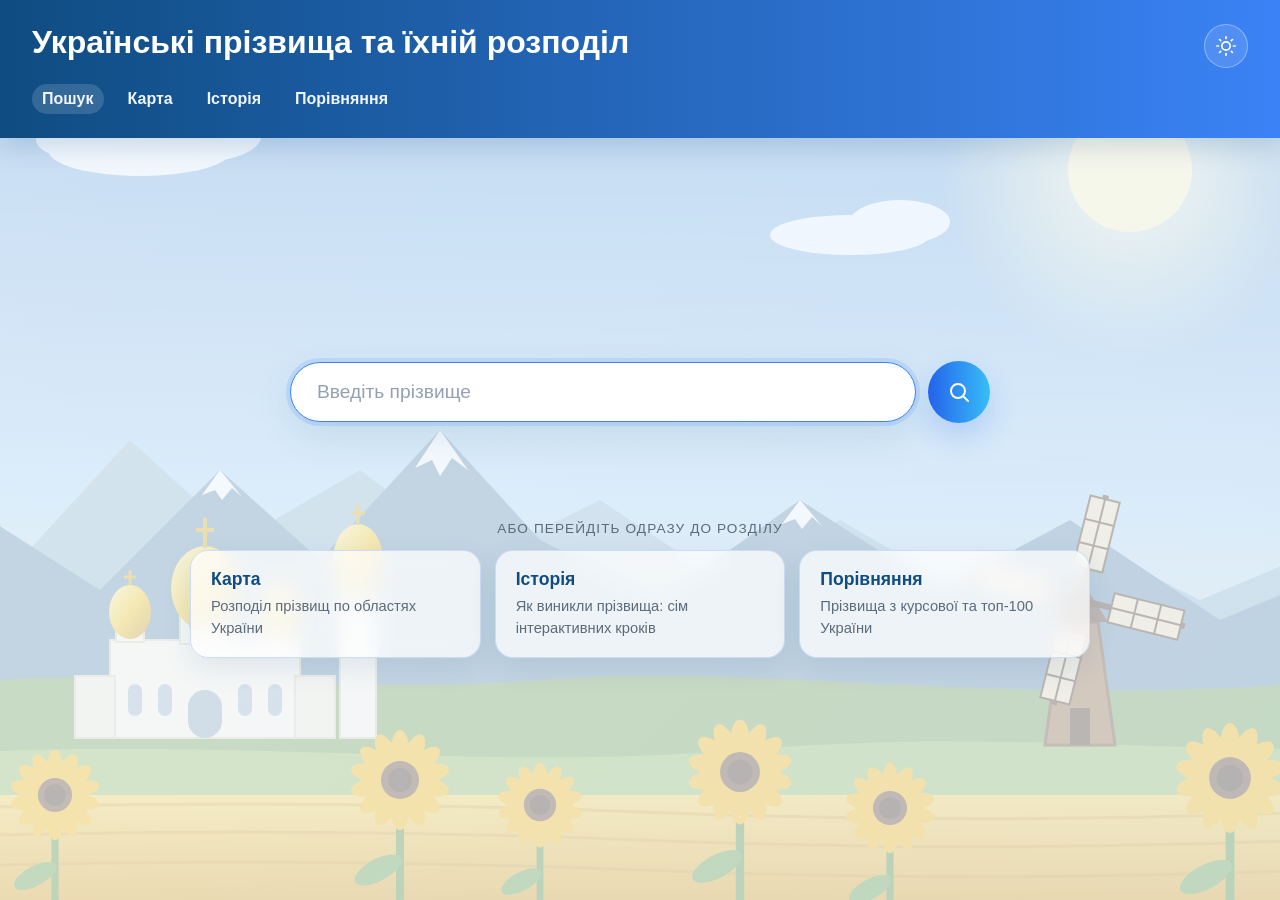
<file: search.html>
<!DOCTYPE html>
<html lang="uk">
<head>
    <meta charset="UTF-8">
    <meta name="viewport" content="width=device-width, initial-scale=1.0">
    <title>Пошук — Українські прізвища</title>
    <link rel="stylesheet" href="style.css">
    <link rel="stylesheet" href="search.css">
    <script>
        (function () {
            var stored = localStorage.getItem("site-theme");
            var theme = stored || (window.matchMedia("(prefers-color-scheme: dark)").matches ? "dark" : "light");
            document.documentElement.setAttribute("data-theme", theme);
        })();
    </script>
</head>
<body class="search-page">
    <header>
        <div class="header-bar">
            <h1>Українські прізвища та їхній розподіл</h1>
            <button id="themeToggle" class="theme-toggle" type="button" aria-label="Перемкнути тему оформлення">
                <svg class="icon-sun" viewBox="0 0 24 24" width="20" height="20" fill="none" stroke="currentColor" stroke-width="2" stroke-linecap="round" stroke-linejoin="round">
                    <circle cx="12" cy="12" r="5"></circle>
                    <line x1="12" y1="1" x2="12" y2="3"></line>
                    <line x1="12" y1="21" x2="12" y2="23"></line>
                    <line x1="4.22" y1="4.22" x2="5.64" y2="5.64"></line>
                    <line x1="18.36" y1="18.36" x2="19.78" y2="19.78"></line>
                    <line x1="1" y1="12" x2="3" y2="12"></line>
                    <line x1="21" y1="12" x2="23" y2="12"></line>
                    <line x1="4.22" y1="19.78" x2="5.64" y2="18.36"></line>
                    <line x1="18.36" y1="5.64" x2="19.78" y2="4.22"></line>
                </svg>
                <svg class="icon-moon" viewBox="0 0 24 24" width="20" height="20" fill="none" stroke="currentColor" stroke-width="2" stroke-linecap="round" stroke-linejoin="round">
                    <path d="M21 12.79A9 9 0 1 1 11.21 3 7 7 0 0 0 21 12.79z"></path>
                </svg>
            </button>
        </div>
        <nav>
            <a href="search.html" class="active">Пошук</a>
            <a href="index.html#map">Карта</a>
            <a href="history.html">Історія</a>
            <a href="compare.html">Порівняння</a>
        </nav>
    </header>

    <main class="finder-wrap">
        <form class="finder" id="finderForm" autocomplete="off" novalidate>
            <div class="search-input-wrap">
                <input id="finderInput" class="finder-input" type="text" placeholder="Введіть прізвище" autocomplete="off" aria-label="Прізвище">
                <ul id="suggestions" class="suggestions-list" role="listbox" hidden></ul>
            </div>
            <button class="finder-btn" type="submit" aria-label="Пошук">
                <svg viewBox="0 0 24 24" width="24" height="24" fill="none" stroke="currentColor" stroke-width="2" stroke-linecap="round" stroke-linejoin="round">
                    <circle cx="11" cy="11" r="7"></circle>
                    <line x1="21" y1="21" x2="16.65" y2="16.65"></line>
                </svg>
            </button>
        </form>
        <p class="finder-msg" id="finderMsg" aria-live="polite"></p>

        <section class="finder-links" aria-label="Розділи сайту">
            <p class="finder-hint">Або перейдіть одразу до розділу</p>
            <div class="finder-cards">
                <a class="finder-card" href="index.html#map">
                    <strong>Карта</strong>
                    <span>Розподіл прізвищ по областях України</span>
                </a>
                <a class="finder-card" href="history.html">
                    <strong>Історія</strong>
                    <span>Як виникли прізвища: сім інтерактивних кроків</span>
                </a>
                <a class="finder-card" href="compare.html">
                    <strong>Порівняння</strong>
                    <span>Прізвища з курсової та топ-100 України</span>
                </a>
            </div>
        </section>
    </main>

    <script src="data/surnames-data.js"></script>
    <script src="theme.js"></script>
    <script src="search.js"></script>
</body>
</html>
</file>
<file: style.css>
:root {
    --bg-grad-start: #f7fbff;
    --bg-grad-end: #eef6ff;
    --text-primary: #10253f;
    --text-secondary: #5c6b7a;
    --heading-strong: #0f4c81;
    --heading-soft: #163b63;

    --header-grad-start: #0f4c81;
    --header-grad-end: #3b82f6;
    --header-text: #ffffff;
    --header-shadow: rgba(15, 76, 129, 0.18);
    --header-icon-border: rgba(255, 255, 255, 0.35);
    --header-icon-bg: rgba(255, 255, 255, 0.12);
    --header-icon-bg-hover: rgba(255, 255, 255, 0.22);

    --nav-link-color: #eff6ff;
    --nav-link-hover-bg: rgba(255, 255, 255, 0.15);

    --card-bg: #ffffff;
    --card-shadow: rgba(15, 76, 129, 0.1);
    --search-card-shadow: rgba(15, 76, 129, 0.12);

    --input-bg: #ffffff;
    --input-border: #cddbf3;
    --input-focus-border: #3b82f6;
    --input-focus-shadow: rgba(59, 130, 246, 0.15);
    --input-placeholder: #93a1b3;

    --button-grad-start: #2563eb;
    --button-grad-end: #38bdf8;
    --button-text: #ffffff;
    --button-shadow-hover: rgba(37, 99, 235, 0.2);

    --insight-bg: #f2f8ff;
    --insight-text: #1e4d7c;
}

:root[data-theme="dark"] {
    --bg-grad-start: #0a111f;
    --bg-grad-end: #101c30;
    --text-primary: #dbe6f5;
    --text-secondary: #93a4bd;
    --heading-strong: #8fc4ff;
    --heading-soft: #bcdcff;

    --header-grad-start: #071a2e;
    --header-grad-end: #14356b;
    --header-text: #f2f8ff;
    --header-shadow: rgba(0, 0, 0, 0.45);
    --header-icon-border: rgba(255, 255, 255, 0.25);
    --header-icon-bg: rgba(255, 255, 255, 0.08);
    --header-icon-bg-hover: rgba(255, 255, 255, 0.16);

    --nav-link-color: #dbe9ff;
    --nav-link-hover-bg: rgba(255, 255, 255, 0.08);

    --card-bg: #16233a;
    --card-shadow: rgba(0, 0, 0, 0.35);
    --search-card-shadow: rgba(0, 0, 0, 0.35);

    --input-bg: #0f1b2d;
    --input-border: #2c3f5c;
    --input-focus-border: #3b82f6;
    --input-focus-shadow: rgba(59, 130, 246, 0.25);
    --input-placeholder: #6b7c95;

    --button-grad-start: #2563eb;
    --button-grad-end: #38bdf8;
    --button-text: #ffffff;
    --button-shadow-hover: rgba(56, 189, 248, 0.35);

    --insight-bg: #1c2e47;
    --insight-text: #a8d0ff;
}

body {
    margin: 0;
    font-family: "Segoe UI", Arial, sans-serif;
    background: linear-gradient(135deg, var(--bg-grad-start) 0%, var(--bg-grad-end) 100%);
    color: var(--text-primary);
    transition: background 0.3s ease, color 0.3s ease;
}

header {
    background: linear-gradient(90deg, var(--header-grad-start) 0%, var(--header-grad-end) 100%);
    color: var(--header-text);
    padding: 24px 32px;
    box-shadow: 0 8px 25px var(--header-shadow);
    transition: background 0.3s ease;
}

.header-bar {
    display: flex;
    align-items: flex-start;
    justify-content: space-between;
    gap: 16px;
}

h1 {
    margin: 0;
    font-size: 2rem;
}

.theme-toggle {
    flex-shrink: 0;
    display: inline-flex;
    align-items: center;
    justify-content: center;
    width: 44px;
    height: 44px;
    border-radius: 50%;
    border: 1px solid var(--header-icon-border);
    background: var(--header-icon-bg);
    color: var(--header-text);
    cursor: pointer;
    transition: background 0.2s ease, transform 0.2s ease;
}

.theme-toggle:hover {
    background: var(--header-icon-bg-hover);
    transform: translateY(-1px);
}

.theme-toggle svg {
    display: block;
}

.theme-toggle .icon-moon {
    display: none;
}

:root[data-theme="dark"] .theme-toggle .icon-sun {
    display: none;
}

:root[data-theme="dark"] .theme-toggle .icon-moon {
    display: block;
}

nav {
    margin-top: 16px;
    display: flex;
    flex-wrap: wrap;
    gap: 14px;
}

nav a {
    text-decoration: none;
    color: var(--nav-link-color);
    font-weight: 600;
    padding: 6px 10px;
    border-radius: 999px;
    transition: background 0.2s ease;
}

nav a:hover {
    background: var(--nav-link-hover-bg);
}

nav a.active {
    background: var(--nav-link-hover-bg);
}

.search-section {
    padding: 24px 32px 8px;
}

.history-section {
    padding: 24px 32px 32px;
}

.history-card {
    background: var(--card-bg);
    border-radius: 16px;
    padding: 22px;
    box-shadow: 0 10px 30px var(--search-card-shadow);
    min-height: 300px;
    transition: background 0.3s ease;
}

.search-card {
    background: var(--card-bg);
    border-radius: 16px;
    padding: 22px;
    box-shadow: 0 10px 30px var(--search-card-shadow);
    transition: background 0.3s ease;
}

.search-label {
    display: block;
    font-weight: 700;
    margin-bottom: 10px;
    color: var(--heading-soft);
}

.search-controls {
    display: flex;
    flex-wrap: wrap;
    gap: 10px;
}

.search-input-wrap {
    position: relative;
    flex: 1;
    min-width: 260px;
}

.search-section input {
    width: 100%;
    box-sizing: border-box;
    padding: 12px 14px;
    border: 1px solid var(--input-border);
    border-radius: 999px;
    font-size: 1rem;
    outline: none;
    background: var(--input-bg);
    color: var(--text-primary);
    transition: background 0.3s ease, border-color 0.2s ease, box-shadow 0.2s ease;
}

.suggestions-list {
    position: absolute;
    top: calc(100% + 6px);
    left: 0;
    right: 0;
    margin: 0;
    padding: 6px;
    list-style: none;
    background: var(--card-bg);
    border: 1px solid var(--input-border);
    border-radius: 14px;
    box-shadow: 0 12px 30px var(--card-shadow);
    max-height: 240px;
    overflow-y: auto;
    z-index: 20;
}

.suggestions-list[hidden] {
    display: none;
}

.suggestions-list li {
    padding: 9px 14px;
    border-radius: 8px;
    cursor: pointer;
    color: var(--text-primary);
    transition: background 0.15s ease;
}

.suggestions-list li:hover {
    background: var(--insight-bg);
}

.search-section input::placeholder {
    color: var(--input-placeholder);
}

.search-section input:focus {
    border-color: var(--input-focus-border);
    box-shadow: 0 0 0 3px var(--input-focus-shadow);
}

.search-section button#searchBtn {
    flex-shrink: 0;
    width: 48px;
    height: 48px;
    padding: 0;
    display: inline-flex;
    align-items: center;
    justify-content: center;
    border: none;
    border-radius: 50%;
    background: linear-gradient(90deg, var(--button-grad-start) 0%, var(--button-grad-end) 100%);
    color: var(--button-text);
    cursor: pointer;
    transition: transform 0.2s ease, box-shadow 0.2s ease;
}

.search-section button#searchBtn svg {
    display: block;
}

.search-section button#searchBtn:hover {
    transform: translateY(-1px);
    box-shadow: 0 8px 20px var(--button-shadow-hover);
}

.content {
    display: flex;
    gap: 20px;
    padding: 20px 32px 32px;
    flex-wrap: wrap;
}

.map-block {
    flex: 2;
    min-width: 340px;
    height: calc(100vh - 60px);
    min-height: 520px;
    background: var(--card-bg);
    border-radius: 18px;
    padding: 20px;
    box-shadow: 0 12px 35px var(--card-shadow);
    position: relative;
    display: flex;
    flex-direction: column;
    transition: background 0.3s ease;
}

.info-block {
    flex: 1;
    min-width: 280px;
    background: var(--card-bg);
    border-radius: 18px;
    padding: 20px;
    box-shadow: 0 12px 35px var(--card-shadow);
    transition: background 0.3s ease;
}

.map-wrap {
    position: relative;
    flex: 1;
    min-height: 0;
}

#ukraineMap {
    width: 100%;
    height: 100%;
    display: block;
    border: 0;
}

#region-name {
    margin: 0 0 12px;
    font-size: 1.1rem;
    font-weight: 700;
    color: var(--heading-soft);
}

#info h2 {
    margin-top: 0;
    color: var(--heading-strong);
}

.info-placeholder {
    color: var(--text-secondary);
    line-height: 1.6;
}

.info-fact {
    font-weight: 700;
    text-align: center;
}

.region-surname-list {
    margin: 8px 0 0;
    padding-left: 20px;
    color: var(--text-primary);
}

.region-surname-list li {
    margin-bottom: 4px;
}

.region-insight {
    margin-top: 12px;
    padding: 10px 12px;
    border-radius: 12px;
    background: var(--insight-bg);
    color: var(--insight-text);
}

@media (max-width: 900px) {
    header,
    .search-section,
    .content {
        padding-left: 18px;
        padding-right: 18px;
    }

    .content {
        flex-direction: column;
    }

    .map-block {
        height: 70vh;
        min-width: unset;
    }

    .info-block {
        min-width: unset;
    }
}

@media (max-width: 520px) {
    h1 {
        font-size: 1.55rem;
    }

    .search-section input {
        width: 100%;
        min-width: 0;
    }
}
</file>
<file: story.css>
/* Спільні стилі сторінок «Історія» та «Порівняння». Підключається після style.css. */

:root {
    --accent: #2563eb;
    --accent-soft: rgba(37, 99, 235, 0.1);
    --surface-2: #f3f7fd;
    --line: #d9e4f4;
    --ok: #16a34a;
    --bad: #dc2626;

    --c-names: #3b82f6;
    --c-prof: #f59e0b;
    --c-nick: #ec4899;
    --c-place: #10b981;
    --c-foreign: #94a3b8;
    --c-ly: #f97316;
    --c-ua: #2563eb;
    --c-ua2: #14b8a6;
}

:root[data-theme="dark"] {
    --accent: #60a5fa;
    --accent-soft: rgba(96, 165, 250, 0.16);
    --surface-2: #1b2c47;
    --line: #2c3f5c;
    --ok: #4ade80;
    --bad: #f87171;

    --c-names: #60a5fa;
    --c-prof: #fbbf24;
    --c-nick: #f472b6;
    --c-place: #34d399;
    --c-foreign: #64748b;
    --c-ly: #fb923c;
    --c-ua: #60a5fa;
    --c-ua2: #2dd4bf;
}

html {
    scroll-behavior: smooth;
}

.story-wrap {
    max-width: 1080px;
    margin: 0 auto;
    padding: 24px 20px 64px;
    display: flex;
    flex-direction: column;
    gap: 22px;
}

/* ---------- hero ---------- */

.story-hero {
    border-radius: 22px;
    padding: 34px 32px;
    color: #fff;
    background: linear-gradient(120deg, var(--header-grad-start) 0%, var(--header-grad-end) 100%);
    box-shadow: 0 14px 36px var(--card-shadow);
}

.story-hero h2 {
    margin: 0;
    font-size: 2rem;
}

.story-hero p {
    margin: 12px 0 0;
    max-width: 64ch;
    line-height: 1.65;
    opacity: 0.95;
}

/* ---------- sticky step navigation ---------- */

.step-nav {
    position: sticky;
    top: 10px;
    z-index: 30;
    display: flex;
    flex-wrap: wrap;
    justify-content: center;
    gap: 6px;
    padding: 8px 10px;
    border-radius: 999px;
    background: var(--card-bg);
    border: 1px solid var(--line);
    box-shadow: 0 8px 24px var(--card-shadow);
}

.step-nav a {
    display: inline-flex;
    align-items: center;
    gap: 6px;
    padding: 5px 12px 5px 6px;
    border-radius: 999px;
    text-decoration: none;
    font-weight: 600;
    font-size: 0.86rem;
    color: var(--text-secondary);
    transition: background 0.2s ease, color 0.2s ease;
}

.step-nav a b {
    display: inline-flex;
    align-items: center;
    justify-content: center;
    width: 22px;
    height: 22px;
    border-radius: 50%;
    background: var(--accent-soft);
    color: var(--accent);
    font-size: 0.78rem;
}

.step-nav a:hover {
    background: var(--accent-soft);
}

.step-nav a.active {
    background: var(--accent);
    color: #fff;
}

.step-nav a.active b {
    background: rgba(255, 255, 255, 0.25);
    color: #fff;
}

/* ---------- blocks ---------- */

.story-block {
    background: var(--card-bg);
    border-radius: 22px;
    padding: 28px;
    box-shadow: 0 12px 34px var(--card-shadow);
    scroll-margin-top: 78px;
    transition: background 0.3s ease;
}

.block-head {
    display: flex;
    align-items: center;
    gap: 16px;
    margin-bottom: 8px;
}

.block-num {
    flex-shrink: 0;
    display: inline-flex;
    align-items: center;
    justify-content: center;
    width: 44px;
    height: 44px;
    border-radius: 14px;
    background: linear-gradient(135deg, var(--button-grad-start), var(--button-grad-end));
    color: #fff;
    font-weight: 800;
    font-size: 1.15rem;
}

.block-head h2 {
    margin: 0;
    font-size: 1.45rem;
    color: var(--heading-strong);
}

.block-kicker {
    margin: 0 0 18px 60px;
    color: var(--text-secondary);
    font-style: italic;
}

.block-lead {
    margin: 0 0 18px;
    line-height: 1.7;
    max-width: 78ch;
}

.subhead {
    margin: 26px 0 10px;
    font-size: 1.05rem;
    color: var(--heading-soft);
}

.note {
    margin: 16px 0 0;
    padding: 12px 14px;
    border-radius: 12px;
    background: var(--insight-bg);
    color: var(--insight-text);
    line-height: 1.55;
    font-size: 0.95rem;
}

.small-note {
    margin: 10px 0 0;
    font-size: 0.85rem;
    color: var(--text-secondary);
    line-height: 1.5;
}

/* scroll reveal */

.reveal {
    opacity: 0;
    transform: translateY(22px);
    transition: opacity 0.6s ease, transform 0.6s ease;
}

.reveal.in {
    opacity: 1;
    transform: none;
}

/* ---------- chips and tabs ---------- */

.chips {
    display: flex;
    flex-wrap: wrap;
    gap: 8px;
}

.chip {
    padding: 8px 14px;
    border-radius: 999px;
    border: 1px solid var(--line);
    background: var(--surface-2);
    color: var(--text-primary);
    font: inherit;
    font-weight: 600;
    font-size: 0.92rem;
    cursor: pointer;
    transition: background 0.2s ease, border-color 0.2s ease, color 0.2s ease, transform 0.15s ease;
}

.chip:hover {
    border-color: var(--accent);
    transform: translateY(-1px);
}

.chip.active {
    background: var(--accent);
    border-color: var(--accent);
    color: #fff;
}

.chip:focus-visible,
.flip-card:focus-visible,
.tile:focus-visible,
.opt:focus-visible,
.seg:focus-visible {
    outline: 3px solid var(--accent);
    outline-offset: 2px;
}

.tab-panel {
    margin-top: 14px;
    padding: 18px;
    border-radius: 16px;
    background: var(--surface-2);
    border: 1px solid var(--line);
    line-height: 1.65;
    animation: fadeUp 0.35s ease;
}

.tab-panel p {
    margin: 0 0 8px;
}

.tab-panel p:last-child {
    margin-bottom: 0;
}

.tab-panel ul {
    margin: 8px 0 0;
    padding-left: 20px;
}

@keyframes fadeUp {
    from {
        opacity: 0;
        transform: translateY(8px);
    }

    to {
        opacity: 1;
        transform: none;
    }
}

.pill-list {
    display: flex;
    flex-wrap: wrap;
    gap: 8px;
    margin-top: 10px;
}

.pill {
    padding: 6px 12px;
    border-radius: 999px;
    background: var(--card-bg);
    border: 1px solid var(--line);
    font-weight: 600;
}

.pill small {
    font-weight: 400;
    color: var(--text-secondary);
}

/* ---------- block 1: flip cards ---------- */

.flip-grid {
    display: grid;
    grid-template-columns: repeat(auto-fit, minmax(250px, 1fr));
    gap: 16px;
}

.flip-card {
    perspective: 1000px;
    height: 350px;
    cursor: pointer;
    border-radius: 18px;
}

.flip-inner {
    position: relative;
    width: 100%;
    height: 100%;
    transition: transform 0.6s ease;
    transform-style: preserve-3d;
}

.flip-card.flipped .flip-inner {
    transform: rotateY(180deg);
}

.flip-face {
    position: absolute;
    inset: 0;
    display: flex;
    flex-direction: column;
    justify-content: center;
    gap: 10px;
    padding: 20px;
    border-radius: 18px;
    overflow: auto;
    -webkit-backface-visibility: hidden;
    backface-visibility: hidden;
}

.flip-front {
    background: linear-gradient(145deg, var(--accent-soft), var(--surface-2));
    border: 1px solid var(--line);
    align-items: flex-start;
}

.flip-back {
    transform: rotateY(180deg);
    background: var(--surface-2);
    border: 1px solid var(--accent);
    justify-content: flex-start;
}

.flip-tag {
    font-size: 0.8rem;
    text-transform: uppercase;
    letter-spacing: 0.06em;
    color: var(--accent);
    font-weight: 700;
}

.flip-title {
    font-size: 1.3rem;
    color: var(--heading-strong);
}

.flip-sample {
    font-size: 2rem;
    font-weight: 800;
    color: var(--accent);
}

.flip-cta {
    margin-top: auto;
    font-size: 0.82rem;
    color: var(--text-secondary);
}

.flip-intro {
    font-weight: 600;
    color: var(--heading-soft);
}

.flip-list {
    margin: 0;
    padding-left: 18px;
    line-height: 1.5;
    font-size: 0.95rem;
}

.flip-list li {
    margin-bottom: 5px;
}

/* ---------- block 2: timeline ---------- */

.timeline {
    padding: 20px 40px;
    border-radius: 18px;
    background: var(--surface-2);
    border: 1px solid var(--line);
}

.timeline input[type="range"] {
    width: 100%;
    accent-color: var(--accent);
    margin: 4px 0 0;
}

.timeline-ticks {
    position: relative;
    height: 34px;
    margin-top: 8px;
}

.tick {
    position: absolute;
    top: 0;
    left: var(--pos);
    transform: translateX(-50%);
    white-space: nowrap;
    padding: 6px 10px;
    border: 0;
    background: none;
    font: inherit;
    font-size: 0.8rem;
    font-weight: 600;
    text-align: center;
    color: var(--text-secondary);
    cursor: pointer;
    border-radius: 8px;
}

.tick.active {
    color: var(--accent);
    background: var(--accent-soft);
}

.stage {
    margin-top: 16px;
}

.stage h3 {
    margin: 0 0 6px;
    color: var(--heading-strong);
}

.stage p {
    margin: 0 0 14px;
    line-height: 1.65;
}

.name-tags {
    display: flex;
    flex-wrap: wrap;
    align-items: center;
    gap: 10px;
    min-height: 48px;
}

.name-tag {
    padding: 9px 16px;
    border-radius: 12px;
    background: var(--card-bg);
    border: 2px solid var(--accent);
    font-weight: 700;
    animation: pop 0.4s ease backwards;
}

.name-tag.muted {
    border-color: var(--line);
    color: var(--text-secondary);
}

.name-arrow {
    color: var(--accent);
    font-weight: 800;
    font-size: 1.3rem;
}

@keyframes pop {
    from {
        opacity: 0;
        transform: scale(0.8);
    }

    to {
        opacity: 1;
        transform: none;
    }
}

/* ---------- block 3: builder ---------- */

.builder {
    display: grid;
    grid-template-columns: 1fr 1fr;
    gap: 18px;
}

.builder-col h3 {
    margin: 0 0 10px;
    font-size: 0.95rem;
    color: var(--text-secondary);
    text-transform: uppercase;
    letter-spacing: 0.05em;
}

.formula {
    margin-top: 18px;
    padding: 22px;
    border-radius: 18px;
    background: linear-gradient(145deg, var(--accent-soft), var(--surface-2));
    border: 1px solid var(--line);
    text-align: center;
}

.formula-line {
    display: flex;
    flex-wrap: wrap;
    justify-content: center;
    align-items: baseline;
    gap: 10px;
    font-size: 1.15rem;
    color: var(--text-secondary);
}

.formula-result {
    margin: 8px 0 4px;
    font-size: 2.6rem;
    font-weight: 800;
    letter-spacing: 0.01em;
}

.part-root {
    color: var(--c-prof);
}

.part-suffix {
    color: var(--accent);
}

.formula-meaning {
    margin: 0;
    line-height: 1.6;
}

.suffix-info {
    margin-top: 12px;
    padding: 12px 14px;
    border-radius: 12px;
    background: var(--insight-bg);
    color: var(--insight-text);
    line-height: 1.55;
    font-size: 0.95rem;
}

/* ---------- block 4: map ---------- */

.map-layout {
    display: grid;
    grid-template-columns: 220px 1fr;
    gap: 20px;
    align-items: start;
}

.map-controls {
    display: flex;
    flex-direction: column;
    gap: 8px;
}

.map-controls .chip {
    text-align: left;
}

.map-stage {
    min-width: 0;
}

.suffix-map {
    position: relative;
    height: 430px;
    border-radius: 16px;
    background: var(--surface-2);
    border: 1px solid var(--line);
    overflow: hidden;
}

.suffix-map object {
    width: 100%;
    height: 100%;
    display: block;
}

.map-readout {
    margin-top: 10px;
    padding: 10px 14px;
    border-radius: 12px;
    background: var(--insight-bg);
    color: var(--insight-text);
    font-weight: 600;
    min-height: 1.4em;
}

.map-legend {
    display: flex;
    align-items: center;
    gap: 10px;
    margin-top: 10px;
    font-size: 0.82rem;
    color: var(--text-secondary);
}

.legend-bar {
    flex: 1;
    height: 10px;
    border-radius: 999px;
    border: 1px solid var(--line);
}

/* ---------- block 5: epochs ---------- */

.change-grid {
    display: grid;
    grid-template-columns: repeat(auto-fill, minmax(210px, 1fr));
    gap: 12px;
    margin-top: 14px;
}

.change-card {
    padding: 14px;
    border-radius: 14px;
    background: var(--card-bg);
    border: 1px solid var(--line);
    display: flex;
    flex-direction: column;
    gap: 6px;
    animation: pop 0.4s ease backwards;
}

.change-from {
    color: var(--text-secondary);
    text-decoration: line-through;
    text-decoration-color: var(--bad);
}

.change-arrow {
    color: var(--accent);
    font-weight: 800;
}

.change-to {
    font-size: 1.2rem;
    font-weight: 800;
    color: var(--heading-strong);
}

.change-why {
    font-size: 0.82rem;
    color: var(--text-secondary);
}

/* ---------- block 6: tiles ---------- */

.tile-grid {
    display: flex;
    flex-wrap: wrap;
    gap: 8px;
    margin-top: 14px;
}

.tile {
    padding: 10px 16px;
    border-radius: 12px;
    border: 1px solid var(--line);
    background: var(--surface-2);
    color: var(--text-primary);
    font: inherit;
    font-weight: 700;
    cursor: pointer;
    transition: transform 0.15s ease, background 0.2s ease, border-color 0.2s ease;
}

.tile:hover {
    transform: translateY(-2px) rotate(-1deg);
    border-color: var(--accent);
}

.tile.active {
    background: var(--accent);
    border-color: var(--accent);
    color: #fff;
}

.tile-detail {
    margin-top: 16px;
    padding: 20px;
    border-radius: 18px;
    background: linear-gradient(145deg, var(--accent-soft), var(--surface-2));
    border: 1px solid var(--line);
    line-height: 1.6;
    animation: fadeUp 0.35s ease;
}

.tile-detail h3 {
    margin: 0 0 4px;
    font-size: 1.8rem;
    color: var(--accent);
}

.tile-detail .tile-cat {
    margin: 0 0 10px;
    font-size: 0.8rem;
    text-transform: uppercase;
    letter-spacing: 0.06em;
    color: var(--text-secondary);
}

.tile-detail p {
    margin: 0 0 8px;
}

.tile-fact {
    padding: 10px 12px;
    border-radius: 10px;
    background: var(--card-bg);
    border: 1px dashed var(--accent);
    font-size: 0.92rem;
}

/* ---------- block 7: modern + quiz ---------- */

.modern-grid {
    display: grid;
    grid-template-columns: repeat(auto-fit, minmax(185px, 1fr));
    gap: 14px;
}

.modern-card {
    padding: 18px;
    border-radius: 16px;
    background: var(--surface-2);
    border: 1px solid var(--line);
    line-height: 1.55;
}

.modern-card .modern-ico {
    display: inline-flex;
    align-items: center;
    justify-content: center;
    width: 38px;
    height: 38px;
    border-radius: 12px;
    background: var(--accent-soft);
    color: var(--accent);
    font-weight: 800;
    margin-bottom: 8px;
}

.modern-card h3 {
    margin: 0 0 6px;
    font-size: 1.02rem;
    color: var(--heading-strong);
}

.modern-card p {
    margin: 0;
    font-size: 0.93rem;
}

.quiz {
    padding: 22px;
    border-radius: 18px;
    background: var(--surface-2);
    border: 1px solid var(--line);
}

.quiz-progress {
    height: 6px;
    border-radius: 999px;
    background: var(--line);
    overflow: hidden;
    margin-bottom: 14px;
}

.quiz-progress span {
    display: block;
    height: 100%;
    width: 0;
    background: var(--accent);
    transition: width 0.4s ease;
}

.quiz-q {
    margin: 0 0 14px;
    font-weight: 700;
    font-size: 1.08rem;
}

.opts {
    display: grid;
    gap: 8px;
}

.opt {
    padding: 11px 14px;
    border-radius: 12px;
    border: 1px solid var(--line);
    background: var(--card-bg);
    color: var(--text-primary);
    font: inherit;
    text-align: left;
    cursor: pointer;
    transition: border-color 0.2s ease, background 0.2s ease;
}

.opt:hover:not(:disabled) {
    border-color: var(--accent);
}

.opt:disabled {
    cursor: default;
}

.opt.correct {
    border-color: var(--ok);
    background: color-mix(in srgb, var(--ok) 16%, var(--card-bg));
}

.opt.wrong {
    border-color: var(--bad);
    background: color-mix(in srgb, var(--bad) 14%, var(--card-bg));
}

.quiz-feedback {
    margin-top: 12px;
    min-height: 1.5em;
    line-height: 1.5;
}

.quiz-actions {
    margin-top: 12px;
    display: flex;
    gap: 10px;
    flex-wrap: wrap;
}

.btn {
    padding: 10px 20px;
    border: 0;
    border-radius: 999px;
    background: linear-gradient(90deg, var(--button-grad-start), var(--button-grad-end));
    color: #fff;
    font: inherit;
    font-weight: 700;
    cursor: pointer;
    text-decoration: none;
    display: inline-block;
    transition: transform 0.2s ease, box-shadow 0.2s ease;
}

.btn:hover {
    transform: translateY(-1px);
    box-shadow: 0 8px 20px var(--button-shadow-hover);
}

.score {
    font-size: 1.4rem;
    font-weight: 800;
    color: var(--heading-strong);
}

/* ---------- compare page ---------- */

.kpi-grid {
    display: grid;
    grid-template-columns: repeat(auto-fit, minmax(190px, 1fr));
    gap: 14px;
}

.kpi {
    padding: 18px;
    border-radius: 16px;
    background: var(--surface-2);
    border: 1px solid var(--line);
}

.kpi-value {
    font-size: 2.2rem;
    font-weight: 800;
    color: var(--accent);
    line-height: 1.1;
}

.kpi-label {
    margin-top: 6px;
    font-size: 0.9rem;
    color: var(--text-secondary);
    line-height: 1.4;
}

.legend {
    display: flex;
    flex-wrap: wrap;
    gap: 14px;
    margin: 0 0 16px;
}

.legend-item {
    display: inline-flex;
    align-items: center;
    gap: 7px;
    font-size: 0.9rem;
    color: var(--text-primary);
    background: none;
    border: 0;
    font-family: inherit;
    padding: 2px 0;
}

button.legend-item {
    cursor: pointer;
}

.legend-item i {
    width: 14px;
    height: 14px;
    border-radius: 4px;
    background: var(--swatch);
}

.legend-item.off {
    opacity: 0.4;
}

.bar-row {
    margin-bottom: 20px;
}

.bar-label {
    margin-bottom: 6px;
    font-weight: 700;
    color: var(--heading-soft);
}

.bar-line {
    display: grid;
    grid-template-columns: 190px 1fr 64px;
    align-items: center;
    gap: 10px;
    margin-bottom: 5px;
    font-size: 0.88rem;
}

.bar-tag {
    color: var(--text-secondary);
}

.bar-track {
    height: 16px;
    border-radius: 999px;
    background: var(--surface-2);
    overflow: hidden;
}

.bar {
    height: 100%;
    width: 0;
    border-radius: 999px;
    background: var(--bar-color);
    transition: width 1.1s cubic-bezier(0.2, 0.8, 0.2, 1);
}

.chart.in .bar {
    width: var(--w);
}

.bar-val {
    font-weight: 700;
    text-align: right;
}

.stack-row {
    display: grid;
    grid-template-columns: 1fr 42px;
    align-items: center;
    gap: 12px;
    margin-bottom: 12px;
}

.stack-bar {
    display: flex;
    height: 40px;
    border-radius: 12px;
    overflow: hidden;
    background: var(--surface-2);
}

.seg {
    flex: 0 0 0;
    min-width: 0;
    border: 0;
    padding: 0;
    background: var(--swatch);
    color: #fff;
    font: inherit;
    font-weight: 700;
    font-size: 0.85rem;
    cursor: pointer;
    overflow: hidden;
    transition: flex-basis 1s cubic-bezier(0.2, 0.8, 0.2, 1), opacity 0.2s ease, filter 0.2s ease;
}

.chart.in .seg {
    flex-basis: var(--w);
}

.seg:hover {
    filter: brightness(1.12);
}

.stack-bar.dim-names .seg:not([data-cat="names"]),
.stack-bar.dim-professions .seg:not([data-cat="professions"]),
.stack-bar.dim-nicknames .seg:not([data-cat="nicknames"]),
.stack-bar.dim-place .seg:not([data-cat="place"]),
.stack-bar.dim-foreign .seg:not([data-cat="foreign"]) {
    opacity: 0.25;
}

.stack-total {
    font-size: 0.85rem;
    color: var(--text-secondary);
    text-align: right;
}

.names-panel {
    margin-top: 14px;
    padding: 16px;
    border-radius: 14px;
    background: var(--surface-2);
    border: 1px solid var(--line);
    line-height: 1.6;
    min-height: 56px;
    animation: fadeUp 0.3s ease;
}

.names-panel h3 {
    margin: 0 0 8px;
    font-size: 1rem;
    color: var(--heading-strong);
}

.donut-wrap {
    display: flex;
    flex-wrap: wrap;
    align-items: center;
    gap: 24px;
}

.donut {
    width: 180px;
    height: 180px;
    flex-shrink: 0;
}

.donut circle {
    fill: none;
    stroke-width: 5;
    transition: stroke-dasharray 1.2s cubic-bezier(0.2, 0.8, 0.2, 1);
}

.donut .donut-bg {
    stroke: var(--surface-2);
}

.donut-text {
    fill: var(--heading-strong);
    font-weight: 800;
    font-size: 8px;
    text-anchor: middle;
}

.donut-sub {
    fill: var(--text-secondary);
    font-size: 3px;
    text-anchor: middle;
}

.match-cloud {
    display: flex;
    flex-wrap: wrap;
    gap: 10px;
}

.match {
    padding: 10px 14px;
    border-radius: 14px;
    background: var(--surface-2);
    border: 1px solid var(--line);
    line-height: 1.3;
    animation: pop 0.4s ease backwards;
}

.match b {
    display: block;
    font-size: 1.05rem;
    color: var(--heading-strong);
}

.match small {
    color: var(--text-secondary);
}

/* ---------- responsive ---------- */

@media (max-width: 900px) {
    .story-wrap {
        padding: 18px 14px 48px;
    }

    .story-block {
        padding: 20px 16px;
    }

    .story-hero {
        padding: 26px 20px;
    }

    .builder,
    .map-layout {
        grid-template-columns: 1fr;
    }

    .map-controls {
        flex-direction: row;
        flex-wrap: wrap;
    }

    .suffix-map {
        height: 340px;
    }

    .block-kicker {
        margin-left: 0;
    }

    .bar-line {
        grid-template-columns: 1fr 70px;
    }

    .bar-line .bar-tag {
        grid-column: 1 / -1;
    }
}

@media (max-width: 720px) {
    .step-nav a span {
        display: none;
    }

    .step-nav a {
        padding: 5px;
    }
}

@media (prefers-reduced-motion: reduce) {
    .reveal,
    .flip-inner,
    .bar,
    .seg,
    .donut circle {
        transition: none;
    }

    .reveal {
        opacity: 1;
        transform: none;
    }

    .tab-panel,
    .name-tag,
    .change-card,
    .match,
    .tile-detail,
    .names-panel {
        animation: none;
    }
}
</file>
<file: search.css>
/* Сторінка пошуку: рядок пошуку по центру на напівпрозорому тлі з місцями України. */

.search-page {
    position: relative;
    min-height: 100vh;
}

.search-page::before {
    content: "";
    position: fixed;
    inset: 0;
    z-index: -1;
    background: url("images/ukraine-places.svg") center bottom / cover no-repeat;
    opacity: 0.32;
    pointer-events: none;
}

:root[data-theme="dark"] .search-page::before {
    opacity: 0.2;
    filter: saturate(0.75) brightness(0.8);
}

.finder-wrap {
    box-sizing: border-box;
    min-height: calc(100vh - 141px);
    display: flex;
    flex-direction: column;
    align-items: center;
    justify-content: center;
    gap: 14px;
    padding: 40px 20px 56px;
}

.finder {
    position: relative;
    z-index: 5;
    display: flex;
    align-items: center;
    gap: 12px;
    width: min(700px, 100%);
}

.finder .search-input-wrap {
    min-width: 0;
}

.finder-input {
    width: 100%;
    box-sizing: border-box;
    padding: 18px 26px;
    border: 1px solid var(--input-border);
    border-radius: 999px;
    background: var(--input-bg);
    color: var(--text-primary);
    font-size: 1.2rem;
    outline: none;
    box-shadow: 0 14px 38px var(--card-shadow);
    transition: border-color 0.2s ease, box-shadow 0.2s ease, background 0.3s ease;
}

.finder-input::placeholder {
    color: var(--input-placeholder);
}

.finder-input:focus {
    border-color: var(--input-focus-border);
    box-shadow: 0 0 0 4px var(--input-focus-shadow), 0 14px 38px var(--card-shadow);
}

.finder-btn {
    flex-shrink: 0;
    width: 62px;
    height: 62px;
    display: inline-flex;
    align-items: center;
    justify-content: center;
    border: 0;
    border-radius: 50%;
    background: linear-gradient(90deg, var(--button-grad-start) 0%, var(--button-grad-end) 100%);
    color: var(--button-text);
    cursor: pointer;
    box-shadow: 0 14px 30px var(--button-shadow-hover);
    transition: transform 0.2s ease, box-shadow 0.2s ease;
}

.finder-btn:hover {
    transform: translateY(-2px);
}

.finder-btn:focus-visible {
    outline: 3px solid var(--input-focus-border);
    outline-offset: 3px;
}

.finder .suggestions-list {
    top: calc(100% + 8px);
    max-height: 380px;
    border-radius: 18px;
}

.suggestions-list li.active {
    background: var(--insight-bg);
}

.finder-msg {
    min-height: 1.4em;
    margin: 0;
    color: var(--text-secondary);
    text-align: center;
}

.finder-links {
    width: min(900px, 100%);
    margin-top: 48px;
    text-align: center;
}

.finder-hint {
    margin: 0 0 14px;
    font-size: 0.85rem;
    letter-spacing: 0.08em;
    text-transform: uppercase;
    color: var(--text-secondary);
}

.finder-cards {
    display: grid;
    grid-template-columns: repeat(auto-fit, minmax(220px, 1fr));
    gap: 14px;
}

.finder-card {
    display: flex;
    flex-direction: column;
    gap: 6px;
    padding: 18px 20px;
    border-radius: 18px;
    border: 1px solid var(--input-border);
    background: color-mix(in srgb, var(--card-bg) 72%, transparent);
    -webkit-backdrop-filter: blur(10px);
    backdrop-filter: blur(10px);
    color: var(--text-primary);
    text-align: left;
    text-decoration: none;
    box-shadow: 0 10px 28px var(--card-shadow);
    transition: transform 0.2s ease, border-color 0.2s ease, box-shadow 0.2s ease;
}

.finder-card strong {
    font-size: 1.1rem;
    color: var(--heading-strong);
}

.finder-card span {
    font-size: 0.92rem;
    line-height: 1.45;
    color: var(--text-secondary);
}

.finder-card:hover {
    transform: translateY(-3px);
    border-color: var(--input-focus-border);
    box-shadow: 0 16px 34px var(--card-shadow);
}

.finder-card:focus-visible {
    outline: 3px solid var(--input-focus-border);
    outline-offset: 3px;
}

@media (max-width: 520px) {
    .finder-input {
        padding: 15px 20px;
        font-size: 1.05rem;
    }

    .finder-btn {
        width: 54px;
        height: 54px;
    }

    .finder-links {
        margin-top: 32px;
    }
}
</file>
